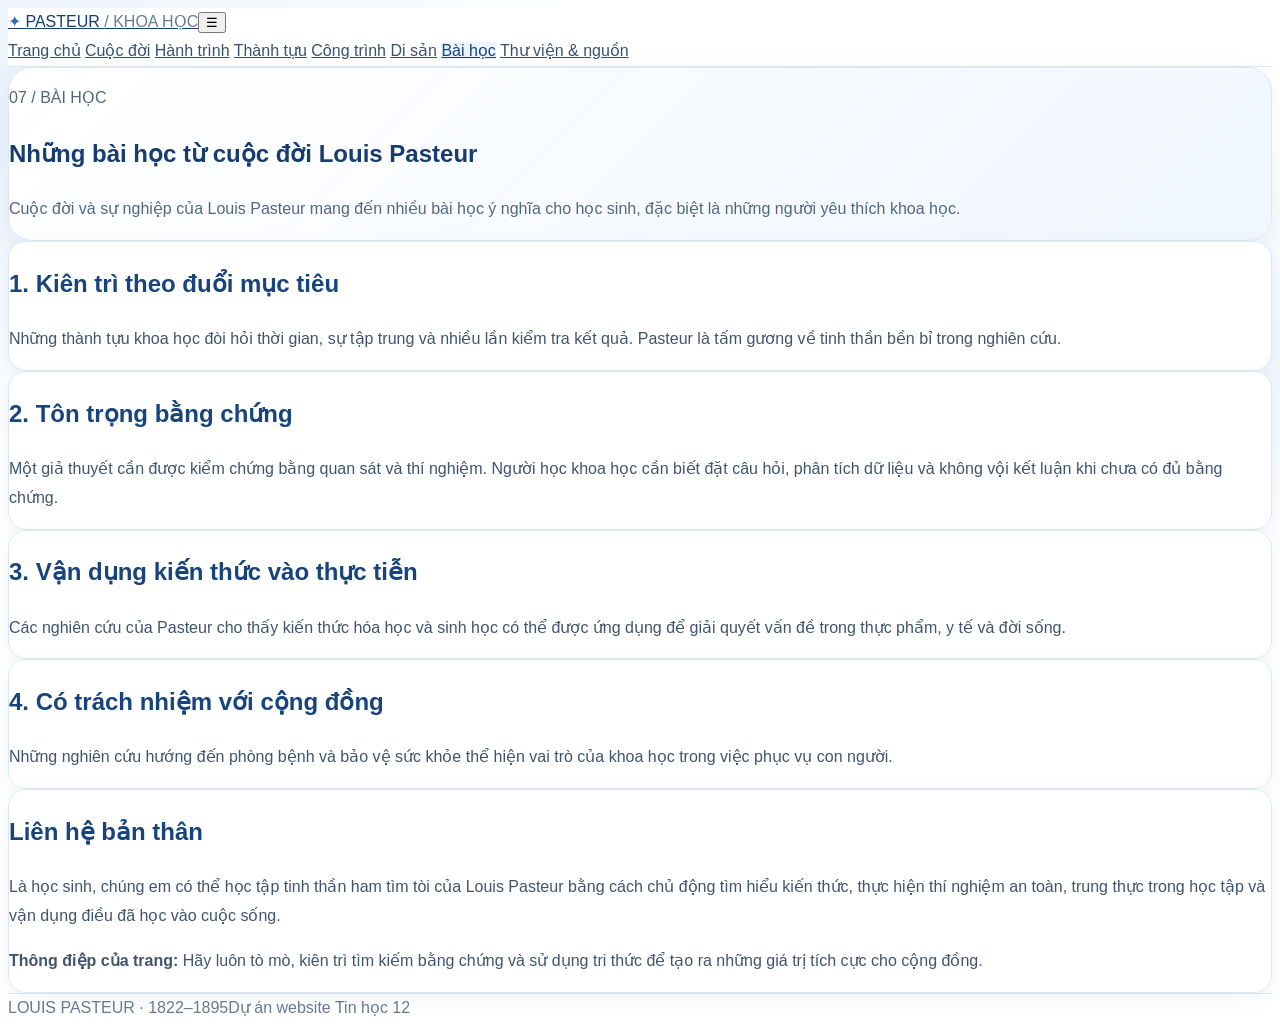
<file: baihoc.html>
<!DOCTYPE html>
<html lang="vi">
<head>
<meta charset="UTF-8"><meta name="viewport" content="width=device-width, initial-scale=1.0">
<meta name="theme-color" content="#07152f">
<title>Những bài học từ cuộc đời Louis Pasteur</title>
<link rel="stylesheet" href="style.css">
</head>
<body>
<div class="stars"></div>
<header class="topbar"><a class="brand" href="index.html"><span class="brand-mark">✦</span> PASTEUR<span class="brand-sub"> / KHOA HỌC</span></a><button class="menu-toggle" aria-label="Mở menu" onclick="document.querySelector('.nav').classList.toggle('open')">☰</button><nav class="nav"><a href="index.html" class="">Trang chủ</a>
<a href="cuocdoi.html" class="">Cuộc đời</a>
<a href="hanhtrinh.html" class="">Hành trình</a>
<a href="thanhtuu.html" class="">Thành tựu</a>
<a href="congtrinh.html" class="">Công trình</a>
<a href="disan_baihoc.html" class="">Di sản</a>
<a href="baihoc.html" class="active">Bài học</a>
<a href="thuvien_nguon.html" class="">Thư viện & nguồn</a></nav></header>
<main>
<section class="page-head"><p class="eyebrow">07 / BÀI HỌC</p><h1>Những bài học từ cuộc đời Louis Pasteur</h1><p class="lead">Cuộc đời và sự nghiệp của Louis Pasteur mang đến nhiều bài học ý nghĩa cho học sinh, đặc biệt là những người yêu thích khoa học.</p></section>
<section class="panel"><h2>1. Kiên trì theo đuổi mục tiêu</h2><p>Những thành tựu khoa học đòi hỏi thời gian, sự tập trung và nhiều lần kiểm tra kết quả. Pasteur là tấm gương về tinh thần bền bỉ trong nghiên cứu.</p></section>
<section class="panel"><h2>2. Tôn trọng bằng chứng</h2><p>Một giả thuyết cần được kiểm chứng bằng quan sát và thí nghiệm. Người học khoa học cần biết đặt câu hỏi, phân tích dữ liệu và không vội kết luận khi chưa có đủ bằng chứng.</p></section>
<section class="panel"><h2>3. Vận dụng kiến thức vào thực tiễn</h2><p>Các nghiên cứu của Pasteur cho thấy kiến thức hóa học và sinh học có thể được ứng dụng để giải quyết vấn đề trong thực phẩm, y tế và đời sống.</p></section>
<section class="panel"><h2>4. Có trách nhiệm với cộng đồng</h2><p>Những nghiên cứu hướng đến phòng bệnh và bảo vệ sức khỏe thể hiện vai trò của khoa học trong việc phục vụ con người.</p></section>
<section class="panel"><h2>Liên hệ bản thân</h2><p>Là học sinh, chúng em có thể học tập tinh thần ham tìm tòi của Louis Pasteur bằng cách chủ động tìm hiểu kiến thức, thực hiện thí nghiệm an toàn, trung thực trong học tập và vận dụng điều đã học vào cuộc sống.</p><p><b>Thông điệp của trang:</b> Hãy luôn tò mò, kiên trì tìm kiếm bằng chứng và sử dụng tri thức để tạo ra những giá trị tích cực cho cộng đồng.</p></section>
</main>
<footer><span>LOUIS PASTEUR · 1822–1895</span><span>Dự án website Tin học 12</span></footer>
<script src="script.js"></script>
</body></html>
</file>
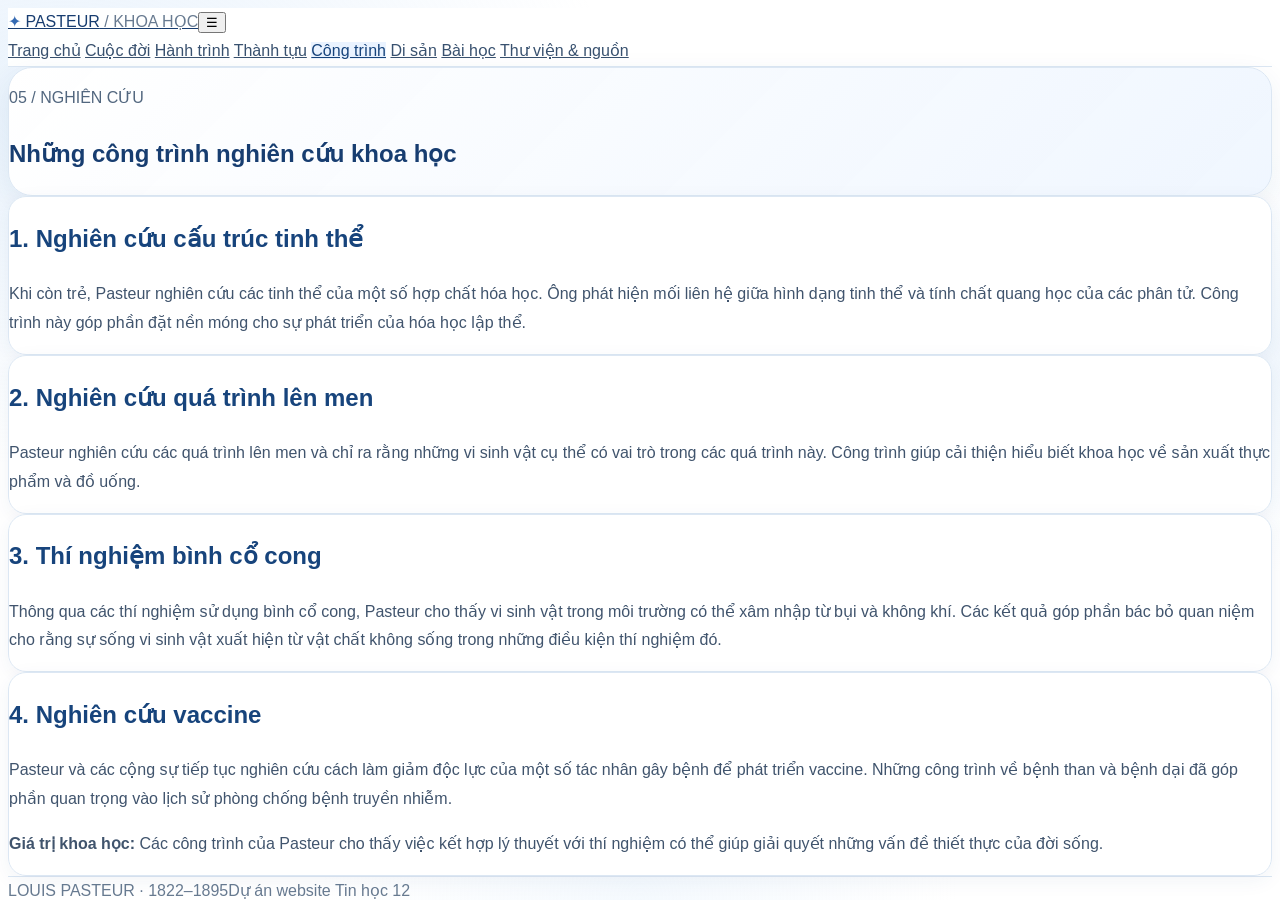
<file: congtrinh.html>
<!DOCTYPE html>
<html lang="vi">
<head>
<meta charset="UTF-8"><meta name="viewport" content="width=device-width, initial-scale=1.0">
<meta name="theme-color" content="#07152f">
<title>Những công trình nghiên cứu khoa học</title>
<link rel="stylesheet" href="style.css">
</head>
<body>
<div class="stars"></div>
<header class="topbar"><a class="brand" href="index.html"><span class="brand-mark">✦</span> PASTEUR<span class="brand-sub"> / KHOA HỌC</span></a><button class="menu-toggle" aria-label="Mở menu" onclick="document.querySelector('.nav').classList.toggle('open')">☰</button><nav class="nav"><a href="index.html" class="">Trang chủ</a>
<a href="cuocdoi.html" class="">Cuộc đời</a>
<a href="hanhtrinh.html" class="">Hành trình</a>
<a href="thanhtuu.html" class="">Thành tựu</a>
<a href="congtrinh.html" class="active">Công trình</a>
<a href="disan_baihoc.html" class="">Di sản</a>
<a href="baihoc.html" class="">Bài học</a>
<a href="thuvien_nguon.html" class="">Thư viện & nguồn</a></nav></header>
<main>
<section class="page-head"><p class="eyebrow">05 / NGHIÊN CỨU</p><h1>Những công trình nghiên cứu khoa học</h1></section>
<section class="panel"><h2>1. Nghiên cứu cấu trúc tinh thể</h2><p>Khi còn trẻ, Pasteur nghiên cứu các tinh thể của một số hợp chất hóa học. Ông phát hiện mối liên hệ giữa hình dạng tinh thể và tính chất quang học của các phân tử. Công trình này góp phần đặt nền móng cho sự phát triển của hóa học lập thể.</p></section>
<section class="panel"><h2>2. Nghiên cứu quá trình lên men</h2><p>Pasteur nghiên cứu các quá trình lên men và chỉ ra rằng những vi sinh vật cụ thể có vai trò trong các quá trình này. Công trình giúp cải thiện hiểu biết khoa học về sản xuất thực phẩm và đồ uống.</p></section>
<section class="panel"><h2>3. Thí nghiệm bình cổ cong</h2><p>Thông qua các thí nghiệm sử dụng bình cổ cong, Pasteur cho thấy vi sinh vật trong môi trường có thể xâm nhập từ bụi và không khí. Các kết quả góp phần bác bỏ quan niệm cho rằng sự sống vi sinh vật xuất hiện từ vật chất không sống trong những điều kiện thí nghiệm đó.</p></section>
<section class="panel"><h2>4. Nghiên cứu vaccine</h2><p>Pasteur và các cộng sự tiếp tục nghiên cứu cách làm giảm độc lực của một số tác nhân gây bệnh để phát triển vaccine. Những công trình về bệnh than và bệnh dại đã góp phần quan trọng vào lịch sử phòng chống bệnh truyền nhiễm.</p><p><b>Giá trị khoa học:</b> Các công trình của Pasteur cho thấy việc kết hợp lý thuyết với thí nghiệm có thể giúp giải quyết những vấn đề thiết thực của đời sống.</p></section>
</main>
<footer><span>LOUIS PASTEUR · 1822–1895</span><span>Dự án website Tin học 12</span></footer>
<script src="script.js"></script>
</body></html>
</file>
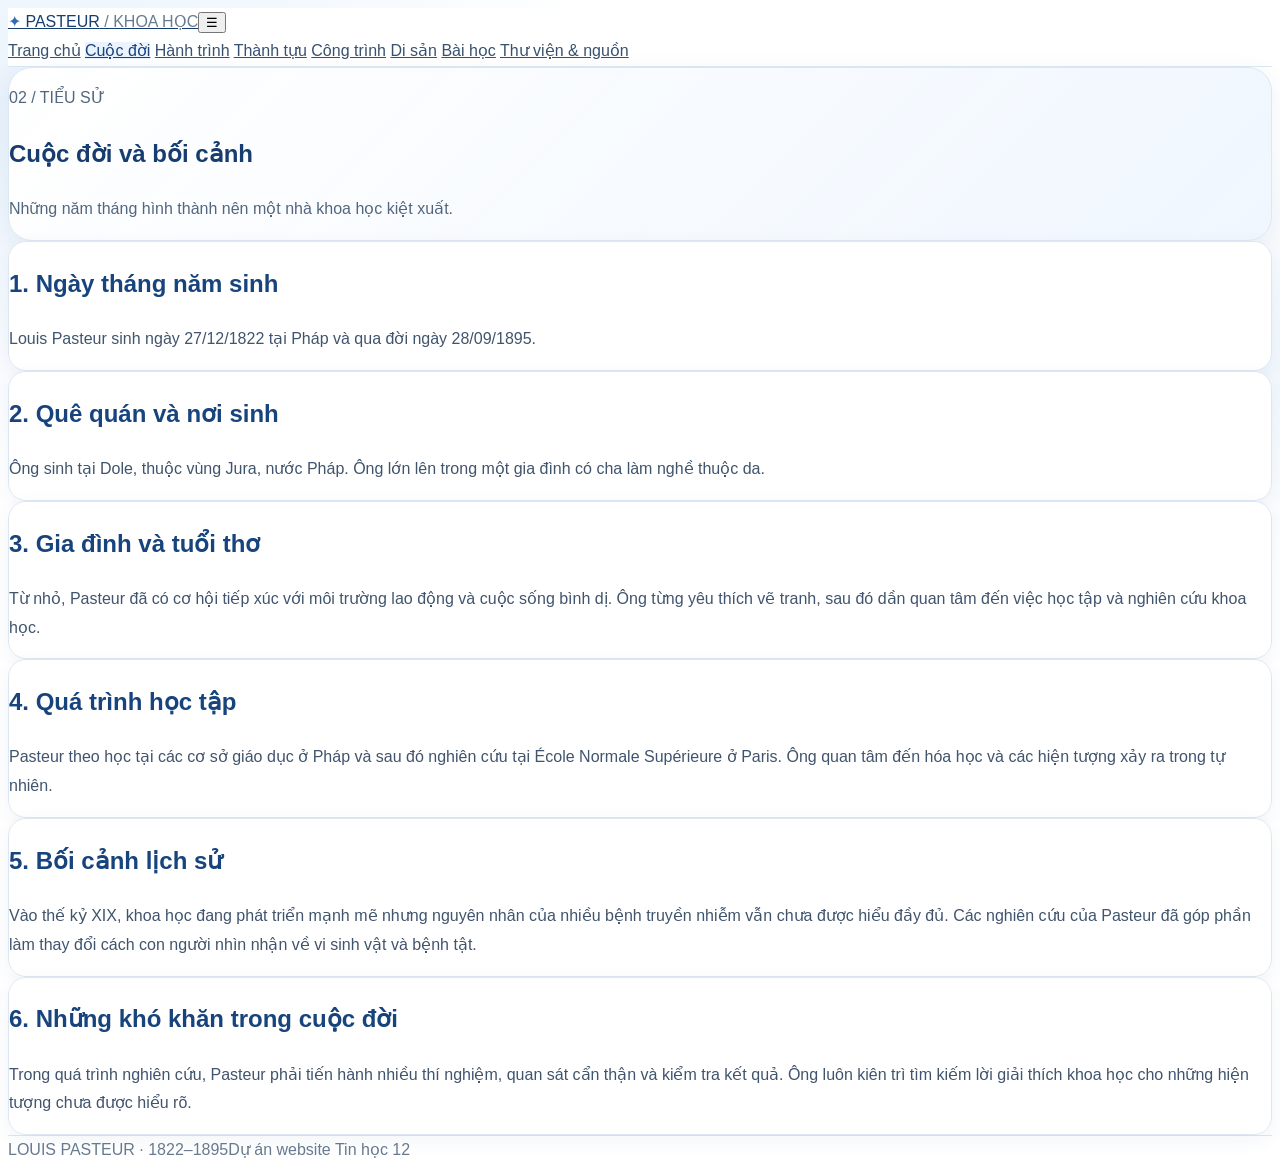
<file: cuocdoi.html>
<!DOCTYPE html>
<html lang="vi">
<head>
<meta charset="UTF-8"><meta name="viewport" content="width=device-width, initial-scale=1.0">
<meta name="theme-color" content="#07152f">
<title>Cuộc đời và bối cảnh của Louis Pasteur</title>
<link rel="stylesheet" href="style.css">
</head>
<body>
<div class="stars"></div>
<header class="topbar"><a class="brand" href="index.html"><span class="brand-mark">✦</span> PASTEUR<span class="brand-sub"> / KHOA HỌC</span></a><button class="menu-toggle" aria-label="Mở menu" onclick="document.querySelector('.nav').classList.toggle('open')">☰</button><nav class="nav"><a href="index.html" class="">Trang chủ</a>
<a href="cuocdoi.html" class="active">Cuộc đời</a>
<a href="hanhtrinh.html" class="">Hành trình</a>
<a href="thanhtuu.html" class="">Thành tựu</a>
<a href="congtrinh.html" class="">Công trình</a>
<a href="disan_baihoc.html" class="">Di sản</a>
<a href="baihoc.html" class="">Bài học</a>
<a href="thuvien_nguon.html" class="">Thư viện & nguồn</a></nav></header>
<main>
<section class="page-head"><p class="eyebrow">02 / TIỂU SỬ</p><h1>Cuộc đời và bối cảnh</h1><p class="lead">Những năm tháng hình thành nên một nhà khoa học kiệt xuất.</p></section>
<section class="panel"><h2>1. Ngày tháng năm sinh</h2><p>Louis Pasteur sinh ngày 27/12/1822 tại Pháp và qua đời ngày 28/09/1895.</p></section>
<section class="panel"><h2>2. Quê quán và nơi sinh</h2><p>Ông sinh tại Dole, thuộc vùng Jura, nước Pháp. Ông lớn lên trong một gia đình có cha làm nghề thuộc da.</p></section>
<section class="panel"><h2>3. Gia đình và tuổi thơ</h2><p>Từ nhỏ, Pasteur đã có cơ hội tiếp xúc với môi trường lao động và cuộc sống bình dị. Ông từng yêu thích vẽ tranh, sau đó dần quan tâm đến việc học tập và nghiên cứu khoa học.</p></section>
<section class="panel"><h2>4. Quá trình học tập</h2><p>Pasteur theo học tại các cơ sở giáo dục ở Pháp và sau đó nghiên cứu tại École Normale Supérieure ở Paris. Ông quan tâm đến hóa học và các hiện tượng xảy ra trong tự nhiên.</p></section>
<section class="panel"><h2>5. Bối cảnh lịch sử</h2><p>Vào thế kỷ XIX, khoa học đang phát triển mạnh mẽ nhưng nguyên nhân của nhiều bệnh truyền nhiễm vẫn chưa được hiểu đầy đủ. Các nghiên cứu của Pasteur đã góp phần làm thay đổi cách con người nhìn nhận về vi sinh vật và bệnh tật.</p></section>
<section class="panel"><h2>6. Những khó khăn trong cuộc đời</h2><p>Trong quá trình nghiên cứu, Pasteur phải tiến hành nhiều thí nghiệm, quan sát cẩn thận và kiểm tra kết quả. Ông luôn kiên trì tìm kiếm lời giải thích khoa học cho những hiện tượng chưa được hiểu rõ.</p></section>
</main>
<footer><span>LOUIS PASTEUR · 1822–1895</span><span>Dự án website Tin học 12</span></footer>
<script src="script.js"></script>
</body></html>
</file>
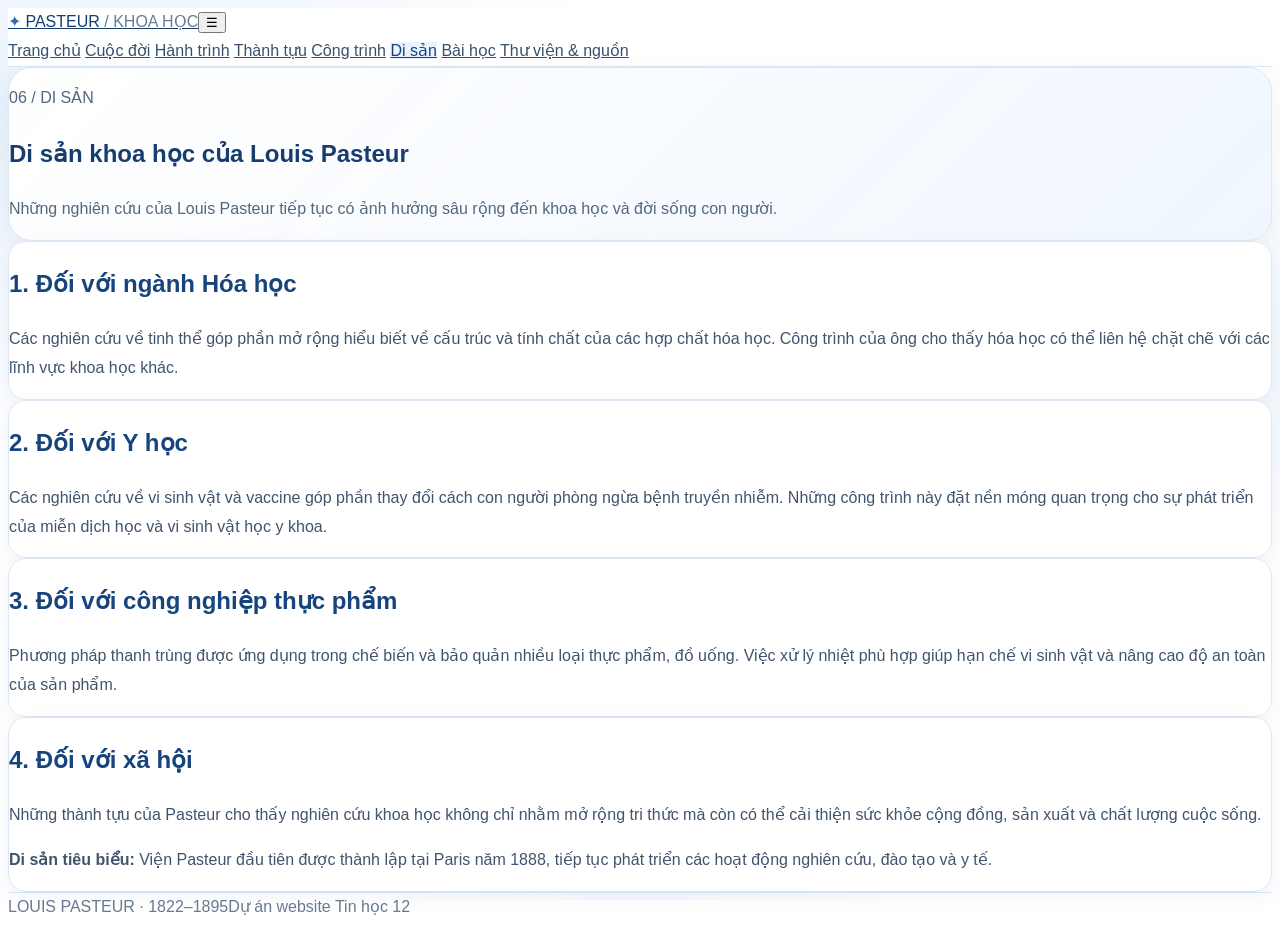
<file: disan_baihoc.html>
<!DOCTYPE html>
<html lang="vi">
<head>
<meta charset="UTF-8"><meta name="viewport" content="width=device-width, initial-scale=1.0">
<meta name="theme-color" content="#07152f">
<title>Di sản khoa học của Louis Pasteur</title>
<link rel="stylesheet" href="style.css">
</head>
<body>
<div class="stars"></div>
<header class="topbar"><a class="brand" href="index.html"><span class="brand-mark">✦</span> PASTEUR<span class="brand-sub"> / KHOA HỌC</span></a><button class="menu-toggle" aria-label="Mở menu" onclick="document.querySelector('.nav').classList.toggle('open')">☰</button><nav class="nav"><a href="index.html" class="">Trang chủ</a>
<a href="cuocdoi.html" class="">Cuộc đời</a>
<a href="hanhtrinh.html" class="">Hành trình</a>
<a href="thanhtuu.html" class="">Thành tựu</a>
<a href="congtrinh.html" class="">Công trình</a>
<a href="disan_baihoc.html" class="active">Di sản</a>
<a href="baihoc.html" class="">Bài học</a>
<a href="thuvien_nguon.html" class="">Thư viện & nguồn</a></nav></header>
<main>
<section class="page-head"><p class="eyebrow">06 / DI SẢN</p><h1>Di sản khoa học của Louis Pasteur</h1><p class="lead">Những nghiên cứu của Louis Pasteur tiếp tục có ảnh hưởng sâu rộng đến khoa học và đời sống con người.</p></section>
<section class="panel"><h2>1. Đối với ngành Hóa học</h2><p>Các nghiên cứu về tinh thể góp phần mở rộng hiểu biết về cấu trúc và tính chất của các hợp chất hóa học. Công trình của ông cho thấy hóa học có thể liên hệ chặt chẽ với các lĩnh vực khoa học khác.</p></section>
<section class="panel"><h2>2. Đối với Y học</h2><p>Các nghiên cứu về vi sinh vật và vaccine góp phần thay đổi cách con người phòng ngừa bệnh truyền nhiễm. Những công trình này đặt nền móng quan trọng cho sự phát triển của miễn dịch học và vi sinh vật học y khoa.</p></section>
<section class="panel"><h2>3. Đối với công nghiệp thực phẩm</h2><p>Phương pháp thanh trùng được ứng dụng trong chế biến và bảo quản nhiều loại thực phẩm, đồ uống. Việc xử lý nhiệt phù hợp giúp hạn chế vi sinh vật và nâng cao độ an toàn của sản phẩm.</p></section>
<section class="panel"><h2>4. Đối với xã hội</h2><p>Những thành tựu của Pasteur cho thấy nghiên cứu khoa học không chỉ nhằm mở rộng tri thức mà còn có thể cải thiện sức khỏe cộng đồng, sản xuất và chất lượng cuộc sống.</p><p><b>Di sản tiêu biểu:</b> Viện Pasteur đầu tiên được thành lập tại Paris năm 1888, tiếp tục phát triển các hoạt động nghiên cứu, đào tạo và y tế.</p></section>
</main>
<footer><span>LOUIS PASTEUR · 1822–1895</span><span>Dự án website Tin học 12</span></footer>
<script src="script.js"></script>
</body></html>
</file>
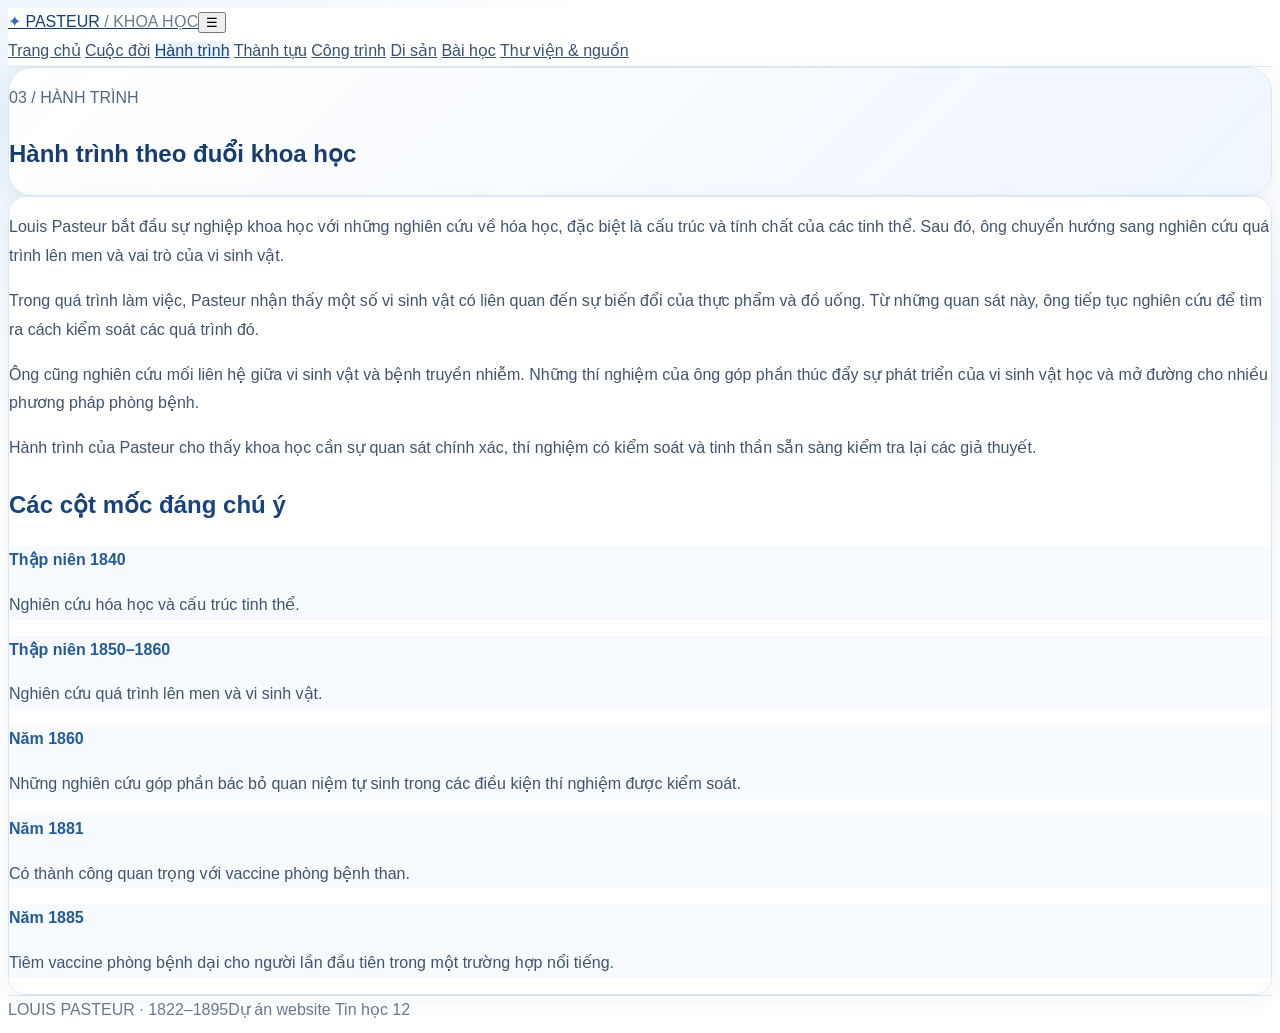
<file: hanhtrinh.html>
<!DOCTYPE html>
<html lang="vi">
<head>
<meta charset="UTF-8"><meta name="viewport" content="width=device-width, initial-scale=1.0">
<meta name="theme-color" content="#07152f">
<title>Hành trình theo đuổi khoa học</title>
<link rel="stylesheet" href="style.css">
</head>
<body>
<div class="stars"></div>
<header class="topbar"><a class="brand" href="index.html"><span class="brand-mark">✦</span> PASTEUR<span class="brand-sub"> / KHOA HỌC</span></a><button class="menu-toggle" aria-label="Mở menu" onclick="document.querySelector('.nav').classList.toggle('open')">☰</button><nav class="nav"><a href="index.html" class="">Trang chủ</a>
<a href="cuocdoi.html" class="">Cuộc đời</a>
<a href="hanhtrinh.html" class="active">Hành trình</a>
<a href="thanhtuu.html" class="">Thành tựu</a>
<a href="congtrinh.html" class="">Công trình</a>
<a href="disan_baihoc.html" class="">Di sản</a>
<a href="baihoc.html" class="">Bài học</a>
<a href="thuvien_nguon.html" class="">Thư viện & nguồn</a></nav></header>
<main>
<section class="page-head"><p class="eyebrow">03 / HÀNH TRÌNH</p><h1>Hành trình theo đuổi khoa học</h1></section>
<section class="panel"><p>Louis Pasteur bắt đầu sự nghiệp khoa học với những nghiên cứu về hóa học, đặc biệt là cấu trúc và tính chất của các tinh thể. Sau đó, ông chuyển hướng sang nghiên cứu quá trình lên men và vai trò của vi sinh vật.</p><p>Trong quá trình làm việc, Pasteur nhận thấy một số vi sinh vật có liên quan đến sự biến đổi của thực phẩm và đồ uống. Từ những quan sát này, ông tiếp tục nghiên cứu để tìm ra cách kiểm soát các quá trình đó.</p><p>Ông cũng nghiên cứu mối liên hệ giữa vi sinh vật và bệnh truyền nhiễm. Những thí nghiệm của ông góp phần thúc đẩy sự phát triển của vi sinh vật học và mở đường cho nhiều phương pháp phòng bệnh.</p><p>Hành trình của Pasteur cho thấy khoa học cần sự quan sát chính xác, thí nghiệm có kiểm soát và tinh thần sẵn sàng kiểm tra lại các giả thuyết.</p><h2>Các cột mốc đáng chú ý</h2><div class="timeline"><div><b>Thập niên 1840</b><p>Nghiên cứu hóa học và cấu trúc tinh thể.</p></div><div><b>Thập niên 1850–1860</b><p>Nghiên cứu quá trình lên men và vi sinh vật.</p></div><div><b>Năm 1860</b><p>Những nghiên cứu góp phần bác bỏ quan niệm tự sinh trong các điều kiện thí nghiệm được kiểm soát.</p></div><div><b>Năm 1881</b><p>Có thành công quan trọng với vaccine phòng bệnh than.</p></div><div><b>Năm 1885</b><p>Tiêm vaccine phòng bệnh dại cho người lần đầu tiên trong một trường hợp nổi tiếng.</p></div></div></section>
</main>
<footer><span>LOUIS PASTEUR · 1822–1895</span><span>Dự án website Tin học 12</span></footer>
<script src="script.js"></script>
</body></html>
</file>
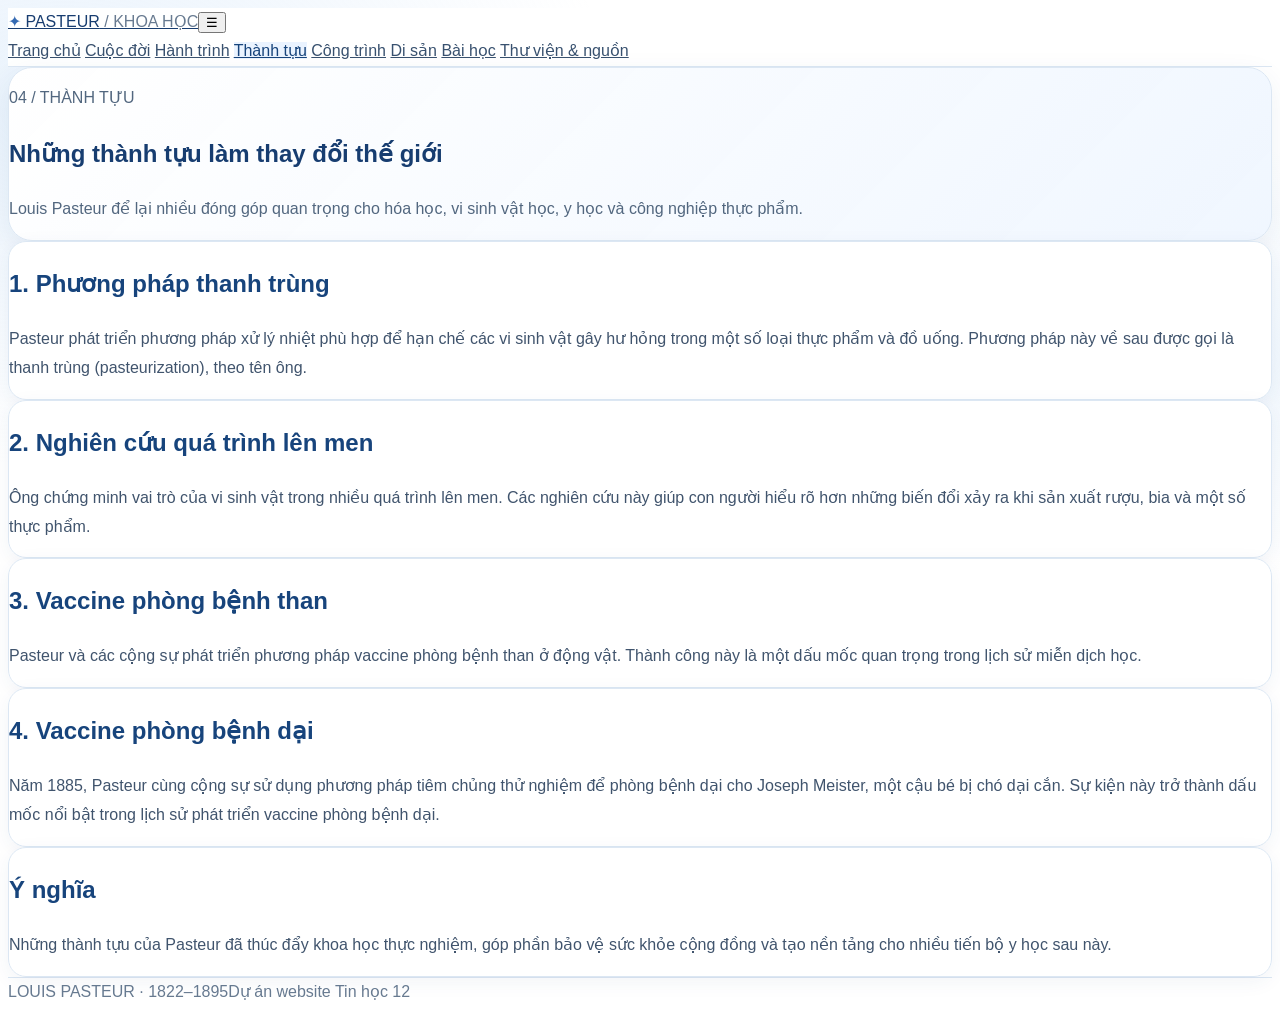
<file: thanhtuu.html>
<!DOCTYPE html>
<html lang="vi">
<head>
<meta charset="UTF-8"><meta name="viewport" content="width=device-width, initial-scale=1.0">
<meta name="theme-color" content="#07152f">
<title>Những thành tựu làm thay đổi thế giới</title>
<link rel="stylesheet" href="style.css">
</head>
<body>
<div class="stars"></div>
<header class="topbar"><a class="brand" href="index.html"><span class="brand-mark">✦</span> PASTEUR<span class="brand-sub"> / KHOA HỌC</span></a><button class="menu-toggle" aria-label="Mở menu" onclick="document.querySelector('.nav').classList.toggle('open')">☰</button><nav class="nav"><a href="index.html" class="">Trang chủ</a>
<a href="cuocdoi.html" class="">Cuộc đời</a>
<a href="hanhtrinh.html" class="">Hành trình</a>
<a href="thanhtuu.html" class="active">Thành tựu</a>
<a href="congtrinh.html" class="">Công trình</a>
<a href="disan_baihoc.html" class="">Di sản</a>
<a href="baihoc.html" class="">Bài học</a>
<a href="thuvien_nguon.html" class="">Thư viện & nguồn</a></nav></header>
<main>
<section class="page-head"><p class="eyebrow">04 / THÀNH TỰU</p><h1>Những thành tựu làm thay đổi thế giới</h1><p class="lead">Louis Pasteur để lại nhiều đóng góp quan trọng cho hóa học, vi sinh vật học, y học và công nghiệp thực phẩm.</p></section>
<section class="panel"><h2>1. Phương pháp thanh trùng</h2><p>Pasteur phát triển phương pháp xử lý nhiệt phù hợp để hạn chế các vi sinh vật gây hư hỏng trong một số loại thực phẩm và đồ uống. Phương pháp này về sau được gọi là thanh trùng (pasteurization), theo tên ông.</p></section>
<section class="panel"><h2>2. Nghiên cứu quá trình lên men</h2><p>Ông chứng minh vai trò của vi sinh vật trong nhiều quá trình lên men. Các nghiên cứu này giúp con người hiểu rõ hơn những biến đổi xảy ra khi sản xuất rượu, bia và một số thực phẩm.</p></section>
<section class="panel"><h2>3. Vaccine phòng bệnh than</h2><p>Pasteur và các cộng sự phát triển phương pháp vaccine phòng bệnh than ở động vật. Thành công này là một dấu mốc quan trọng trong lịch sử miễn dịch học.</p></section>
<section class="panel"><h2>4. Vaccine phòng bệnh dại</h2><p>Năm 1885, Pasteur cùng cộng sự sử dụng phương pháp tiêm chủng thử nghiệm để phòng bệnh dại cho Joseph Meister, một cậu bé bị chó dại cắn. Sự kiện này trở thành dấu mốc nổi bật trong lịch sử phát triển vaccine phòng bệnh dại.</p></section>
<section class="panel"><h2>Ý nghĩa</h2><p>Những thành tựu của Pasteur đã thúc đẩy khoa học thực nghiệm, góp phần bảo vệ sức khỏe cộng đồng và tạo nền tảng cho nhiều tiến bộ y học sau này.</p></section>
</main>
<footer><span>LOUIS PASTEUR · 1822–1895</span><span>Dự án website Tin học 12</span></footer>
<script src="script.js"></script>
</body></html>
</file>
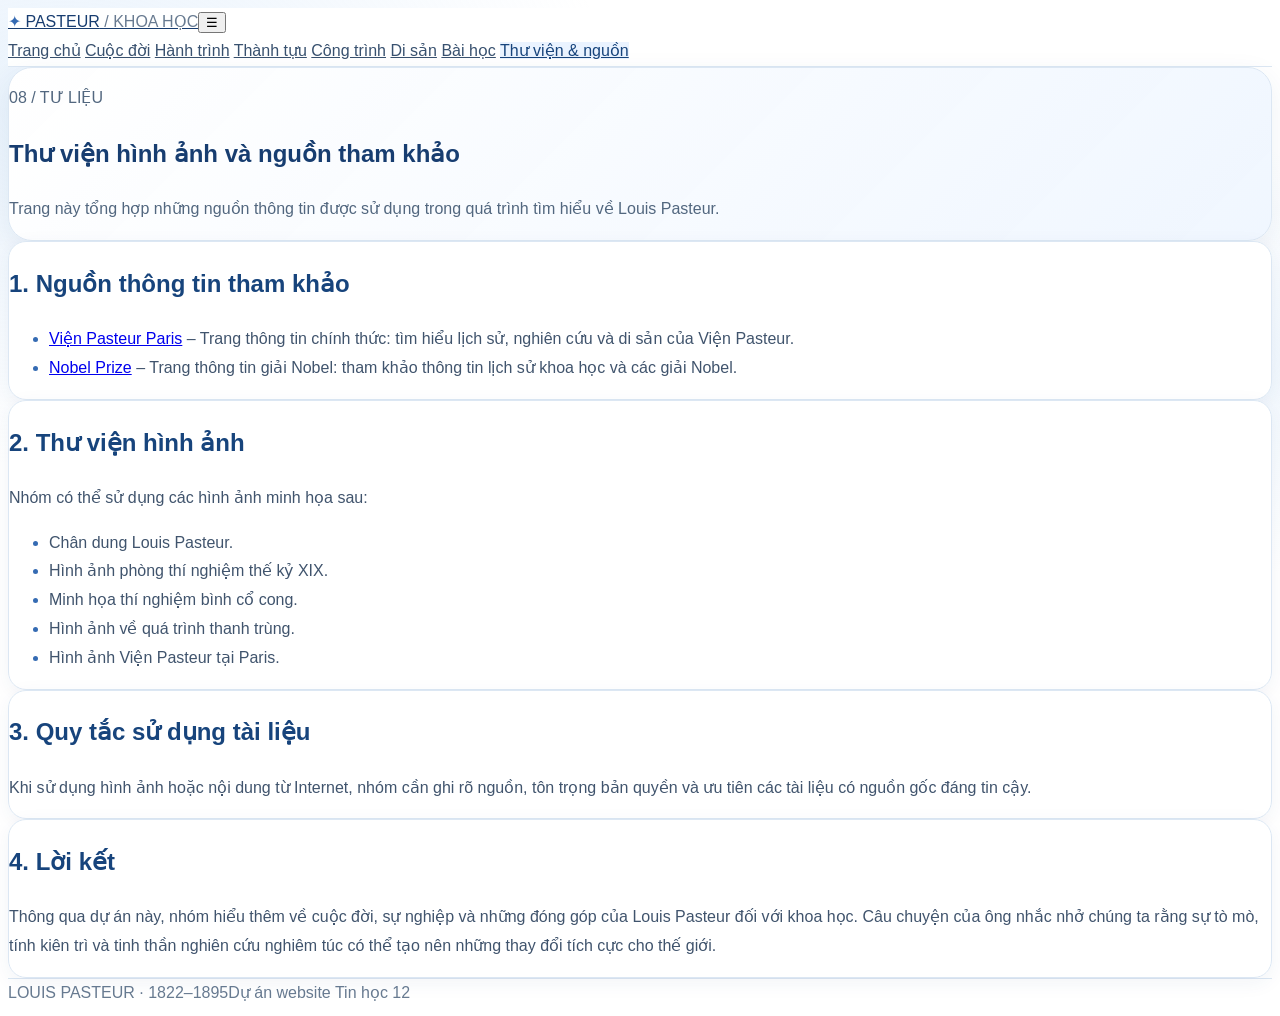
<file: thuvien_nguon.html>
<!DOCTYPE html>
<html lang="vi">
<head>
<meta charset="UTF-8"><meta name="viewport" content="width=device-width, initial-scale=1.0">
<meta name="theme-color" content="#07152f">
<title>Thư viện hình ảnh và nguồn tham khảo</title>
<link rel="stylesheet" href="style.css">
</head>
<body>
<div class="stars"></div>
<header class="topbar"><a class="brand" href="index.html"><span class="brand-mark">✦</span> PASTEUR<span class="brand-sub"> / KHOA HỌC</span></a><button class="menu-toggle" aria-label="Mở menu" onclick="document.querySelector('.nav').classList.toggle('open')">☰</button><nav class="nav"><a href="index.html" class="">Trang chủ</a>
<a href="cuocdoi.html" class="">Cuộc đời</a>
<a href="hanhtrinh.html" class="">Hành trình</a>
<a href="thanhtuu.html" class="">Thành tựu</a>
<a href="congtrinh.html" class="">Công trình</a>
<a href="disan_baihoc.html" class="">Di sản</a>
<a href="baihoc.html" class="">Bài học</a>
<a href="thuvien_nguon.html" class="active">Thư viện & nguồn</a></nav></header>
<main>
<section class="page-head"><p class="eyebrow">08 / TƯ LIỆU</p><h1>Thư viện hình ảnh và nguồn tham khảo</h1><p class="lead">Trang này tổng hợp những nguồn thông tin được sử dụng trong quá trình tìm hiểu về Louis Pasteur.</p></section>
<section class="panel"><h2>1. Nguồn thông tin tham khảo</h2><ul><li><a href="https://www.pasteur.fr/en" target="_blank" rel="noopener">Viện Pasteur Paris</a> – Trang thông tin chính thức: tìm hiểu lịch sử, nghiên cứu và di sản của Viện Pasteur.</li><li><a href="https://www.nobelprize.org/" target="_blank" rel="noopener">Nobel Prize</a> – Trang thông tin giải Nobel: tham khảo thông tin lịch sử khoa học và các giải Nobel.</li></ul></section>
<section class="panel"><h2>2. Thư viện hình ảnh</h2><p>Nhóm có thể sử dụng các hình ảnh minh họa sau:</p><ul><li>Chân dung Louis Pasteur.</li><li>Hình ảnh phòng thí nghiệm thế kỷ XIX.</li><li>Minh họa thí nghiệm bình cổ cong.</li><li>Hình ảnh về quá trình thanh trùng.</li><li>Hình ảnh Viện Pasteur tại Paris.</li></ul></section>
<section class="panel"><h2>3. Quy tắc sử dụng tài liệu</h2><p>Khi sử dụng hình ảnh hoặc nội dung từ Internet, nhóm cần ghi rõ nguồn, tôn trọng bản quyền và ưu tiên các tài liệu có nguồn gốc đáng tin cậy.</p></section>
<section class="panel"><h2>4. Lời kết</h2><p>Thông qua dự án này, nhóm hiểu thêm về cuộc đời, sự nghiệp và những đóng góp của Louis Pasteur đối với khoa học. Câu chuyện của ông nhắc nhở chúng ta rằng sự tò mò, tính kiên trì và tinh thần nghiên cứu nghiêm túc có thể tạo nên những thay đổi tích cực cho thế giới.</p></section>
</main>
<footer><span>LOUIS PASTEUR · 1822–1895</span><span>Dự án website Tin học 12</span></footer>
<script src="script.js"></script>
</body></html>
</file>
<file: style.css>
/* ===== GIAO DIEN LOUIS PASTEUR ===== */
:root {
  --bg: #ffffff;
  --panel: rgba(255, 255, 255, 0.94);
  --line: #dce7f3;
  --text: #243650;
  --muted: #687b91;
  --cyan: #356bb3;
  --blue: #17447c;
}

html {
  scroll-behavior: smooth;
}

body {
  background: #ffffff !important;
  color: #243650 !important;
  font-family: "Be Vietnam Pro", Arial, sans-serif;
  line-height: 1.8;
}

/* Mây xanh nhạt trang trí nền */
body::before {
  content: "";
  position: fixed;
  inset: 0;
  z-index: -1;
  pointer-events: none;
  background:
    radial-gradient(ellipse at 5% 12%,
      rgba(190, 218, 247, 0.35), transparent 32%),
    radial-gradient(ellipse at 95% 40%,
      rgba(220, 235, 250, 0.45), transparent 28%),
    radial-gradient(ellipse at 50% 100%,
      rgba(225, 239, 252, 0.35), transparent 35%);
}

/* Thanh đầu trang */
.topbar {
  background: rgba(255, 255, 255, 0.94) !important;
  border-bottom: 1px solid #dce7f3 !important;
  backdrop-filter: blur(12px);
}

.brand {
  color: #173d70 !important;
}

.brand-mark {
  color: #356bb3 !important;
}

.brand-sub {
  color: #687b91 !important;
}

.nav a {
  color: #38516f !important;
}

.nav a:hover,
.nav a.active {
  background: #eaf3ff !important;
  color: #17447c !important;
}

/* Tiêu đề chính */
main {
  position: relative;
  z-index: 1;
}

.hero,
.page-head {
  background:
    linear-gradient(135deg,
      rgba(255, 255, 255, 0.98),
      rgba(239, 246, 255, 0.95)) !important;
  border: 1px solid #dce7f3 !important;
  border-radius: 24px !important;
  box-shadow: 0 8px 28px rgba(30, 68, 112, 0.07) !important;
  color: #243650 !important;
}

.hero::after {
  color: rgba(44, 94, 155, 0.07) !important;
  text-shadow: none !important;
}

.eyebrow {
  color: #356bb3 !important;
}

.hero h1,
.page-head h1 {
  color: #173d70 !important;
}

.lead,
.hero p,
.page-head p {
  color: #52677f !important;
}

/* Các khung nội dung */
.panel {
  background: rgba(255, 255, 255, 0.96) !important;
  border: 1px solid #dce7f3 !important;
  border-radius: 18px !important;
  box-shadow: 0 5px 20px rgba(30, 68, 112, 0.06) !important;
  color: #243650 !important;
}

.panel h2 {
  color: #17447c !important;
}

.panel p,
.panel li {
  color: #40546d !important;
}

.panel li::marker {
  color: #356bb3 !important;
}

blockquote {
  border-left: 3px solid #356bb3 !important;
  background: #f0f6ff !important;
  color: #294968 !important;
}

/* Thông tin và mốc thời gian */
.facts span {
  background: #eef5ff !important;
  border: 1px solid #d5e4f6 !important;
  color: #244e7e !important;
}

.timeline > div {
  background: #f7faff !important;
  border-color: #dce7f3 !important;
}

.timeline b {
  color: #245b96 !important;
}

.timeline p {
  color: #40546d !important;
}

.muted,
footer {
  color: #687b91 !important;
}

footer {
  border-top: 1px solid #dce7f3 !important;
}

/* Hình ảnh lịch sử */
img {
  max-width: 100%;
  height: auto;
}

.panel img {
  border-radius: 12px;
}
/* Nút và liên kết */
a {
  transition: color 0.2s ease;
}

a:hover {
  color: #356bb3;
}

::selection {
  background: #dceaff;
  color: #173d70;
}

/* Điện thoại */
@media (max-width: 900px) {
  .topbar {
    flex-wrap: wrap;
  }

  .menu-toggle {
    color: #17447c !important;
  }

  .nav {
    gap: 6px;
  }

  .hero,
  .page-head {
    padding: 24px 18px !important;
  }

  .timeline {
    grid-template-columns: 1fr !important;
  }
}
</file>
